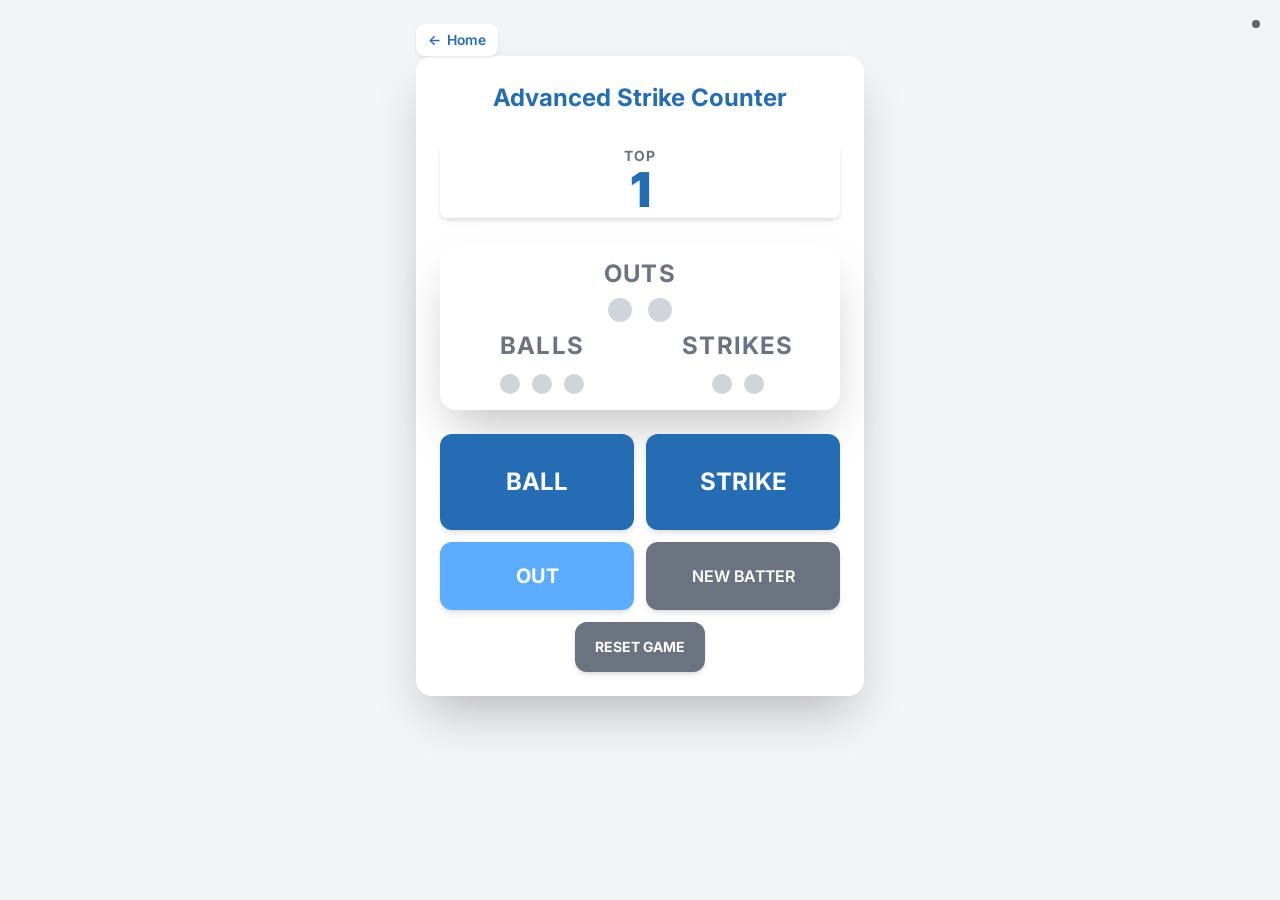
<file: AdvancedStrikeCounter.html>
<!DOCTYPE html>
<html lang="en">

<head>
    <meta charset="UTF-8">
    <meta name="viewport" content="width=device-width, initial-scale=1.0">
    <title>Advanced Strike Counter</title>
    <script src="./tailwind.js"></script>
    <script>tailwind.config = {darkMode: 'class'}</script>
    <link rel="stylesheet" href="./fonts.css">
    <link rel="stylesheet" href="./app-ui.css"> 
    <script src="./wakelock.js" defer></script>

    <style>
        body {
            font-family:'Inter',sans-serif;
            -webkit-tap-highlight-color:transparent;
            touch-action:manipulation;
        }
        :root {
            --bg-color: #f3f4f6;
            --card-bg: #ffffff;
        
            --text-primary: #1a1a1a;
            --text-secondary: #6b7280;
        
            --btn-primary-bg: #246db5;
            --btn-primary-text: #ffffff;
        
            --btn-secondary-bg: #5cadff;
            --btn-secondary-text: #ffffff;
        
            --indicator-empty-bg: #d1d5db;
        
            --indicator-ball-bg: #22c55e;
            --indicator-strike-bg: #ef4444;
            --indicator-out-bg: #f97316;
        
            --toggle-bg: #d1d5db;
            --toggle-knob: #ffffff;
        }
        .dark {
            --bg-color: #111827;
            --card-bg: #1f2937;

            --text-primary: #e5e7eb;
            --text-secondary: #9ca3af;

            --btn-primary-bg: #246db5;
            --btn-primary-text: white;

            --btn-secondary-bg: #374151;
            --btn-secondary-text: white;

            --indicator-empty-bg: #374151;

            --toggle-bg: #5cadff;
            --toggle-knob: white;
        }
        .indicator {
            transition: background-color 0.3s ease, transform 0.2s ease;
        }
        .btn {
            transition: background-color 0.3s ease, color 0.3s ease, transform 0.1s ease-out;
            --hover: opacity-90;
            --transition-all: duration-200;
        }
    </style>
</head>
<body class="bg-gray-100 dark:bg-gray-900 text-gray-900 dark:text-gray-100 min-h-screen justify-start p-2 pt-6 transition-colors duration-500">
        <div class="w-full max-w-md mx-auto flex justify-start">
            <a href="./index.html" class="inline-flex items-center gap-1.5 px-3 py-1.5 rounded-lg bg-white dark:bg-dark-card text-[#246db5] font-semibold text-sm shadow hover:opacity-80 transition-opacity">
                <span>←</span>
                <span>Home</span>
            </a>
        </div>

    <div class="w-full max-w-md mx-auto bg-white dark:bg-gray-800 rounded-2xl shadow-2xl p-6 flex flex-col space-y-6 text-[#246db5] transition-colors duration-500">

        <!-- Header: Inning and Theme Toggle -->
        <header class="flex justify-between items-center mb-1">
            <h1 class="text-2xl font-bold text-[#246db5]" style="margin: auto; margin-top: 0.1rem;">
                Advanced Strike Counter
            </h1>
        </header>
        <!-- Inning Display -->
        <div id="inning-display" class="text-center bg-[var(--card-bg)] rounded-lg px-4 py-1 shadow-md transition-colors duration-300">
            <div id="inning-half" class="text-sm font-bold tracking-wider uppercase text-[var(--text-secondary)] transition-colors duration-300">TOP</div>
            <div id="inning-number" class="text-5xl font-extrabold">1</div>
        </div>
         <!-- Main Display: Counts -->
        <main class="flex-grow flex flex-col justify-center bg-[var(--card-bg)] rounded-2xl shadow-2xl p-4 transition-colors duration-300">
            <!-- Outs -->
            <div class="text-center mb-2">
                <h2 class="text-2xl font-bold tracking-wider uppercase text-[var(--text-secondary)] transition-colors duration-300">Outs</h2>
                <div id="outs-indicators" class="flex justify-center items-center space-x-4 mt-2">
                    <div class="indicator h-6 w-6 rounded-full bg-[var(--indicator-empty-bg)]"></div>
                    <div class="indicator h-6 w-6 rounded-full bg-[var(--indicator-empty-bg)]"></div>
                </div>
            </div>

            <!-- Balls & Strikes -->
            <div class="grid grid-cols-2 gap-6">
                <div class="text-center">
                    <h2 class="text-2xl font-bold tracking-wider uppercase text-[var(--text-secondary)] transition-colors duration-300">Balls</h2>
                    <div id="balls-indicators" class="flex justify-center items-center space-x-3 mt-3">
                        <div class="indicator h-5 w-5 rounded-full bg-[var(--indicator-empty-bg)]"></div>
                        <div class="indicator h-5 w-5 rounded-full bg-[var(--indicator-empty-bg)]"></div>
                        <div class="indicator h-5 w-5 rounded-full bg-[var(--indicator-empty-bg)]"></div>
                    </div>
                </div>
                <div class="text-center">
                    <h2 class="text-2xl font-bold tracking-wider uppercase text-[var(--text-secondary)] transition-colors duration-300">Strikes</h2>
                    <div id="strikes-indicators" class="flex justify-center items-center space-x-3 mt-3">
                        <div class="indicator h-5 w-5 rounded-full bg-[var(--indicator-empty-bg)]"></div>
                        <div class="indicator h-5 w-5 rounded-full bg-[var(--indicator-empty-bg)]"></div>
                    </div>
                </div>
            </div>
        </main>

        <!-- Action Buttons -->
        <footer class="mt-2">
            <div class="grid grid-cols-2 gap-3">
                <button id="ball-btn" class="btn col-span-1 text-2xl font-bold py-8 rounded-xl shadow-md bg-[var(--btn-primary-bg)] text-[var(--btn-primary-text)] active:scale-95">BALL</button>
                <button id="strike-btn" class="btn col-span-1 text-2xl font-bold py-8 rounded-xl shadow-md bg-[var(--btn-primary-bg)] text-[var(--btn-primary-text)] active:scale-95">STRIKE</button>
            </div>
            <div class="grid grid-cols-2 gap-3 mt-3">
                <button id="out-btn" class="btn col-span-1 text-xl font-bold py-5 rounded-xl shadow-md bg-[var(--btn-secondary-bg)] text-[var(--btn-secondary-text)] active:scale-95">OUT</button>
                <button id="new-batter-btn"
                    class="btn bg-gray-500 text-white py-4 font-semibold rounded-xl shadow-md hover:bg-gray-600">
                    NEW BATTER
                </button>
            </div>
            <div class="grid grid-cols-1 gap-3 mt-3">
                <button id="reset-btn" 
                    class="btn col-span-1 text-sm font-bold py-3 rounded-xl shadow-md bg-gray-500 text-[var(--btn-secondary-text)] active:scale-95"
                    style="max-width: 45%; margin: auto; padding: 15px 20px;">
                    RESET GAME
                </button>
            </div>
        </footer>
    </div>

    <script>
        document.addEventListener('DOMContentLoaded', () => {
            // Theme global from index
            document.documentElement.classList.toggle('dark', localStorage.getItem('theme') === 'dark');

            // Caricamento da localStorage se disponibile
            let balls = parseInt(localStorage.getItem('adv_balls'), 10) || 0;
            let strikes = parseInt(localStorage.getItem('adv_strikes'), 10) || 0;
            let outs = parseInt(localStorage.getItem('adv_outs'), 10) || 0;
            let inning = parseInt(localStorage.getItem('adv_inning'), 10) || 1;
            let isTopInning = localStorage.getItem('adv_isTopInning') !== null ? JSON.parse(localStorage.getItem('adv_isTopInning')) : true;

            // DOM Elements
            const ballBtn = document.getElementById('ball-btn');
            const strikeBtn = document.getElementById('strike-btn');
            const outBtn = document.getElementById('out-btn');
            const resetBtn = document.getElementById('reset-btn');
            const newBatterBtn = document.getElementById('new-batter-btn');

            const inningHalfEl = document.getElementById('inning-half');
            const inningNumberEl = document.getElementById('inning-number');
            const ballIndicators = document.querySelectorAll('#balls-indicators .indicator');
            const strikeIndicators = document.querySelectorAll('#strikes-indicators .indicator');
            const outIndicators = document.querySelectorAll('#outs-indicators .indicator');

            // Salvataggio dati
            const saveData = () => {
                localStorage.setItem('adv_balls', balls);
                localStorage.setItem('adv_strikes', strikes);
                localStorage.setItem('adv_outs', outs);
                localStorage.setItem('adv_inning', inning);
                localStorage.setItem('adv_isTopInning', isTopInning);
            };

            const updateUI = () => {
                // Update Inning
                inningHalfEl.textContent = isTopInning ? 'TOP' : 'BOTTOM';
                inningNumberEl.textContent = inning;

                // Update Indicators
                updateIndicators(ballIndicators, balls, 'var(--indicator-ball-bg)');
                updateIndicators(strikeIndicators, strikes, 'var(--indicator-strike-bg)');
                updateIndicators(outIndicators, outs, 'var(--indicator-out-bg)');

                // Salva lo stato a ogni aggiornamento dell'interfaccia
                saveData();
            };

            const updateIndicators = (indicators, count, activeColor) => {
                indicators.forEach((indicator, index) => {
                    if (index < count) {
                        indicator.style.backgroundColor = activeColor;
                        indicator.style.transform = 'scale(1.1)';
                    } else {
                        indicator.style.backgroundColor = 'var(--indicator-empty-bg)';
                        indicator.style.transform = 'scale(1)';
                    }
                });
            };

            const handleNewBatter = () => {
                balls = 0;
                strikes = 0;
                localStorage.removeItem('adv_balls');
                localStorage.removeItem('adv_strikes');
                updateUI();
            };

            const resetCounts = () => {
                balls = 0;
                strikes = 0;
            };

            const advanceInning = () => {
                outs = 0;
                resetCounts();
                if (isTopInning) {
                    isTopInning = false;
                } else {
                    isTopInning = true;
                    inning++;
                }
            };

            const handleBall = () => {
                if (balls < 3) {
                    balls++;
                } else {
                    // Walk
                    resetCounts();
                }
                updateUI();
            };

            const handleStrike = () => {
                if (strikes < 2) {
                    strikes++;
                } else {
                    // Strikeout
                    handleOut();
                }
                updateUI();
            };

            const handleOut = () => {
                if (outs < 2) {
                    outs++;
                } else {
                    // Third out, advance inning
                    advanceInning();
                }
                updateUI();
            };

            const handleReset = () => {
                balls = 0;
                strikes = 0;
                outs = 0;
                inning = 1;
                isTopInning = true;

                // Rimuove i dati da localStorage
                localStorage.removeItem('adv_balls');
                localStorage.removeItem('adv_strikes');
                localStorage.removeItem('adv_outs');
                localStorage.removeItem('adv_inning');
                localStorage.removeItem('adv_isTopInning');

                updateUI();
            };

            ballBtn.addEventListener('click', handleBall);
            strikeBtn.addEventListener('click', handleStrike);
            outBtn.addEventListener('click', handleOut);
            resetBtn.addEventListener('click', handleReset);
            newBatterBtn.addEventListener('click', handleNewBatter);

            // Initial render
            updateUI();
        });
    </script>
</body>
</html>
</file>
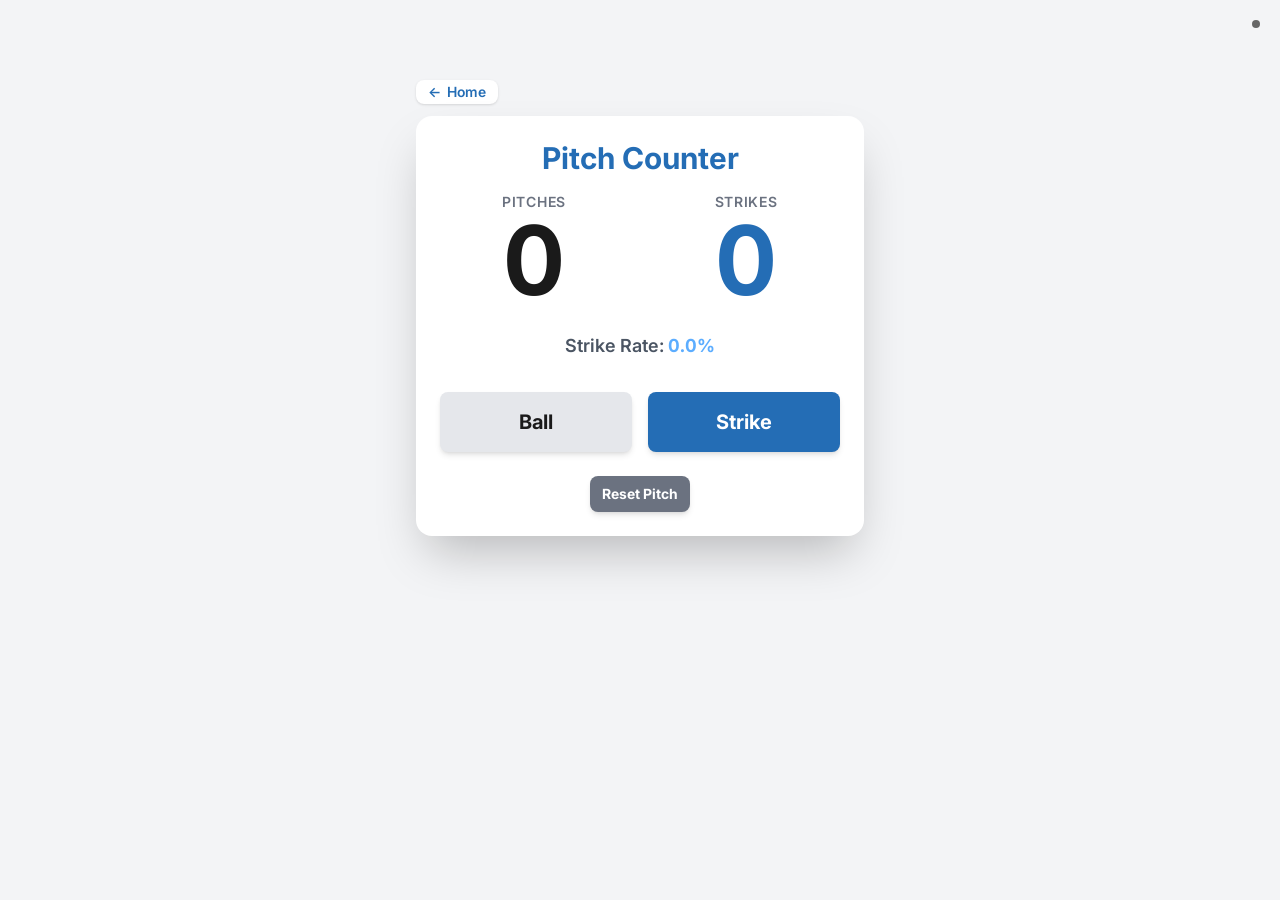
<file: PitchCounter.html>
<!DOCTYPE html>
<html lang="en">
<head>
    <meta charset="UTF-8">
    <meta name="viewport" content="width=device-width, initial-scale=1.0">
    <title>Pitch Counter</title>
    <link rel="stylesheet" href="./fonts.css">
    <script src="./tailwind.js"></script>
    <link rel="stylesheet" href="./app-ui.css"> 
    <script src="./wakelock.js" defer></script>

    <style>
        body {
            font-family: 'Inter', sans-serif;
            -webkit-font-smoothing: antialiased;
            -moz-osx-font-smoothing: grayscale;
        }
        .font-numeric {
            font-family: 'Inter', sans-serif;
            font-variant-numeric: tabular-nums;
        }
    </style>
    <script>
        tailwind.config = {
            darkMode: 'class',
            theme: {
                extend: {
                    colors: {
                        'primary': '#246db5',
                        'secondary': '#5cadff',
                        'light-bg': '#f3f4f6',
                        'light-text': '#1a1a1a',
                        'dark-bg': '#111827',
                        'dark-text': '#e5e7eb',
                        'light-card': '#ffffff',
                        'dark-card': '#1f2937',
                    },
                    fontFamily: {
                        sans: ['Inter', 'sans-serif'],
                        mono: ['Inter', 'sans-serif'],
                    },
                },
            },
        }
    </script>
</head>
<body class="bg-light-bg text-light-text dark:bg-dark-bg dark:text-dark-text transition-colors duration-500">

    <div class="min-h-screen flex flex-col items-center justify-start p-2 pt-20">
        <div class="w-full max-w-md mx-auto mb-3 flex justify-start">
            <a href="./index.html" class="inline-flex items-center gap-1.5 px-3 py-0.5 rounded-lg bg-light-card dark:bg-dark-card text-primary font-semibold text-sm shadow hover:opacity-80 transition-opacity">
                <span>←</span>
                <span>Home</span>
            </a>
        </div>
        <div class="w-full max-w-md mx-auto bg-light-card dark:bg-dark-card rounded-2xl shadow-2xl p-6 md:p-6 transition-colors duration-500">
            <h1 class="text-2xl md:text-3xl font-bold text-primary" style="text-align: center; margin-bottom: 1rem;">Pitch Counter</h1>
            <!-- Counters -->
            <div class="grid grid-cols-2 gap-4 md:gap-6 text-center mb-6">
                <div>
                    <p class="text-sm font-semibold text-gray-500 dark:text-gray-400 uppercase tracking-wider">Pitches</p>
                    <p id="pitch-count" class="font-numeric text-6xl md:text-8xl font-bold text-light-text dark:text-dark-text">0</p>
                </div>
                <div>
                    <p class="text-sm font-semibold text-gray-500 dark:text-gray-400 uppercase tracking-wider">Strikes</p>
                    <p id="strike-count" class="font-numeric text-6xl md:text-8xl font-bold text-primary">0</p>
                </div>
            </div>

            <!-- Strike Rate -->
            <div class="text-center mb-8">
                <p class="text-lg font-semibold text-gray-600 dark:text-gray-300">
                    Strike Rate: <span id="strike-rate" class="font-numeric font-bold text-secondary">0.0%</span>
                </p>
            </div>

            <!-- Action Buttons -->
            <div class="grid grid-cols-1 sm:grid-cols-2 gap-4">
                <button id="ball-btn" class="w-full py-4 px-6 bg-gray-200 dark:bg-gray-600 text-light-text dark:text-dark-text font-bold text-xl rounded-lg shadow-md hover:bg-gray-300 dark:hover:bg-gray-500 focus:outline-none focus:ring-2 focus:ring-offset-2 focus:ring-gray-400 dark:focus:ring-offset-dark-card transition-all duration-200 ease-in-out transform hover:scale-105">
                    Ball
                </button>
                <button id="strike-btn" class="w-full py-4 px-6 bg-primary text-white font-bold text-xl rounded-lg shadow-md hover:bg-blue-700 focus:outline-none focus:ring-2 focus:ring-offset-2 focus:ring-primary dark:focus:ring-offset-dark-card transition-all duration-200 ease-in-out transform hover:scale-105">
                    Strike
                </button>
            </div>
            
            <!-- Reset Button -->
            <div class="text-center mt-6">
                <button id="reset-btn" class="w-fit py-2 px-3 bg-gray-500 text-white font-bold text-sm rounded-lg shadow-md hover:bg-gray-600 focus:outline-none focus:ring-2 focus:ring-offset-2 focus:ring-primary dark:focus:ring-offset-dark-card transition-all duration-200 ease-in-out transform hover:scale-105">
                    Reset Pitch
                </button>
            </div>
        </div>
    </div>

    <script>
        document.addEventListener('DOMContentLoaded', () => {
            // Theme global from index
            document.documentElement.classList.toggle('dark', localStorage.getItem('theme') === 'dark');

            // State (Caricamento iniziale da localStorage se presente)
            let pitchCount = parseInt(localStorage.getItem('pitchCount'), 10) || 0;
            let strikeCount = parseInt(localStorage.getItem('strikeCount'), 10) || 0;

            // DOM Elements
            const pitchCountEl = document.getElementById('pitch-count');
            const strikeCountEl = document.getElementById('strike-count');
            const strikeRateEl = document.getElementById('strike-rate');
            const ballBtn = document.getElementById('ball-btn');
            const strikeBtn = document.getElementById('strike-btn');
            const resetBtn = document.getElementById('reset-btn');

            // Funzione di salvataggio su localStorage
            const saveData = () => {
                localStorage.setItem('pitchCount', pitchCount);
                localStorage.setItem('strikeCount', strikeCount);
            };

            const updateDisplay = () => {
                pitchCountEl.textContent = pitchCount;
                strikeCountEl.textContent = strikeCount;

                const rate = pitchCount === 0 ? 0 : (strikeCount / pitchCount) * 100;
                strikeRateEl.textContent = `${rate.toFixed(1)}%`;
            };

            const handleBall = () => {
                pitchCount++;
                updateDisplay();
                saveData();
            };

            const handleStrike = () => {
                pitchCount++;
                strikeCount++;
                updateDisplay();
                saveData();
            };
            
            const handleReset = () => {
                pitchCount = 0;
                strikeCount = 0;
                updateDisplay();
                localStorage.removeItem('pitchCount');
                localStorage.removeItem('strikeCount');
            };

            // Event Listeners
            ballBtn.addEventListener('click', handleBall);
            strikeBtn.addEventListener('click', handleStrike);
            resetBtn.addEventListener('click', handleReset);

            // Initial Display
            updateDisplay();
        });
    </script>
</body>
</html>
</file>
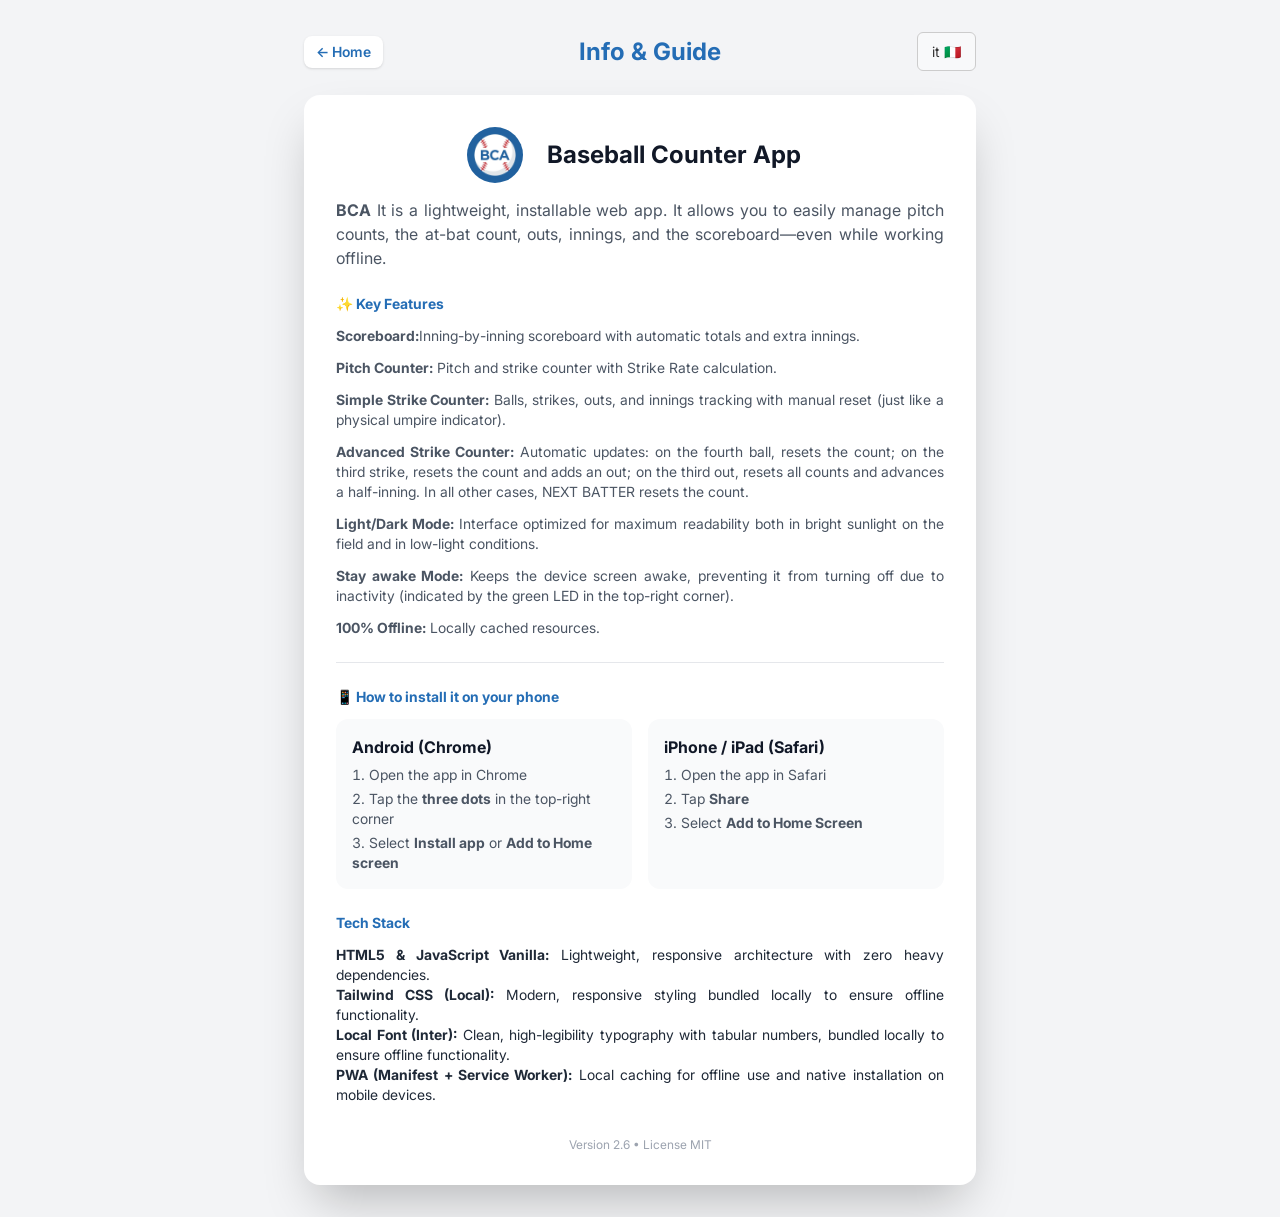
<file: readme.html>
<!DOCTYPE html>
<html lang="en" class="light">
<head>
    <meta charset="UTF-8">
    <meta name="viewport" content="width=device-width, initial-scale=1.0">
    <title>Guida & Info</title>
    <link rel="stylesheet" href="./fonts.css">
    <script src="./tailwind.js"></script>
    <style>
        html { -webkit-tap-highlight-color: transparent; }
        body { font-family: 'Inter', sans-serif; -webkit-font-smoothing: antialiased; }
        .btn {
          padding: 8px 14px;
          font-size: 14px;
          border: 1px solid #ccc;
          border-radius: 6px;
          background-color: #f8f9fa;
          color: #333;
          text-decoration: none;
          cursor: pointer;
        }
        .btn:active {
          background-color: #e2e6ea;
        }
        /* Nasconde entrambe le lingue all'inizio */
        .lang-section {
          display: none;
        }
    </style>
    <script>
        tailwind.config = {
            darkMode: 'class',
            theme: { extend: { colors: { 'primary': '#246db5', 'secondary': '#5cadff' } } }
        }
    </script>
</head>
<body class="bg-gray-100 dark:bg-gray-900 text-gray-800 dark:text-gray-200 transition-colors duration-300">
    <div class="container mx-auto p-2 sm:p-6 lg:p-8 min-h-screen flex flex-col items-center">
      <div id="content-it" class="lang-section">
        <div class="w-full max-w-2xl flex items-center justify-between mb-6">
            <a href="./index.html" class="inline-flex items-center gap-1.5 px-3 py-1.5 rounded-lg bg-white dark:bg-gray-800 text-[#246db5] font-semibold text-sm shadow">← Home</a>
            <h1 class="text-xl sm:text-2xl font-bold text-[#246db5]">Info & Guida</h1>
            <button id="lang-toggle" class="btn" onclick="toggleLanguage()">en 🇺🇸</button>
        </div>
        <main class="w-full max-w-2xl bg-white dark:bg-gray-800 shadow-2xl rounded-2xl p-6 sm:p-8 space-y-6">
            <section>
                <div class="flex items-center gap-3 mb-2" style="margin-bottom: 15px;">
                    <img src="./icon.png" alt="BCA Logo" class="w-14 h-14 rounded-full m-auto mr-0">
                    <h2 class="text-xl sm:text-2xl font-bold text-gray-900 dark:text-white px-3 m-auto ms-0">Baseball Counter App</h2>
                </div>
                <p class="text-gray-600 dark:text-gray-300 text-justify"><strong>BCA</strong> è una web app leggera e installabile. Permette di gestire facilmente il conteggio dei lanci, il conto a casa, outs, innings e il tabellone segnapunti, funzionante anche offline.</p>
            </section>
            <section>
                <h3 class="text-sm font-bold text-[#246db5] mb-3">✨ Funzionalità principali</h3>
                <ul class="space-y-3 text-gray-600 dark:text-gray-300">
                    <li class="text-sm text-justify"><strong>Scoreboard:</strong> Tabellone segnapunti per inning con totali automatici ed extra innings.</li>
                    <li class="text-sm text-justify"><strong>Pitch Counter:</strong> Conteggio lanci e strike con calcolo dello Strike Rate.</li>
                    <li class="text-sm text-justify"><strong>Simple Strike Counter:</strong> Gestione dei balls, strikes, outs ed innings con azzeramento manuale (come il conta strike fisico).</li>
                    <li class="text-sm text-justify"><strong>Advanced Strike Counter:</strong> Aggiornamento automatico: al quarto ball azzera il conto, al terzo strike azzera il conto e aggiunge un out, al terzo out azzera i conti e avanza di mezzo inning. Negli altri casi NEXT BATTER azzera il conto.</li>
                    <li class="text-sm text-justify"><strong>Modalità Chiara e Scura:</strong> Interfaccia ottimizzata per la massima leggibilità sia sotto il sole del campo da gioco che in condizioni di scarsa illuminazione.</li>
                    <li class="text-sm text-justify"><strong>Modalità Sempre Attiva (Stay awake):</strong> Consente al dispositivo di mantenere lo schermo sempre attivo, impedendo lo spegnimento dopo un periodo di inattività (il led verde in alto a destra ne segnala l'attivazione).</li>
                    <li class="text-sm text-justify"><strong>100% Offline:</strong> Risorse memorizzate localmente.</li>
                </ul>
            </section>
            <hr class="border-gray-200 dark:border-gray-700">
            <section>
                <h3 class="text-sm font-bold text-[#246db5] mb-3">📱 Come installarla sul telefono</h3>
                <div class="grid grid-cols-1 sm:grid-cols-2 gap-4">
                    <div class="bg-gray-50 dark:bg-gray-700/50 p-4 rounded-xl">
                        <h4 class="font-bold text-gray-900 dark:text-white mb-1.5">Android (Chrome)</h4>
                        <ol class="text-sm text-gray-600 dark:text-gray-300 space-y-1 list-decimal list-inside">
                            <li>Apri l'app su Chrome</li>
                            <li>Tocca i <strong>tre puntini</strong></li>
                            <li>Seleziona <strong>Installa app</strong> o <strong>Aggiungi a schermata Home</strong></li>
                        </ol>
                    </div>
                    <div class="bg-gray-50 dark:bg-gray-700/50 p-4 rounded-xl">
                        <h4 class="font-bold text-gray-900 dark:text-white mb-1.5">iPhone / iPad (Safari)</h4>
                        <ol class="text-sm text-gray-600 dark:text-gray-300 space-y-1 list-decimal list-inside">
                            <li>Apri l'app su Safari</li>
                            <li>Tocca <strong>Condividi</strong></li>
                            <li>Seleziona <strong>Aggiungi alla schermata Home</strong></li>
                        </ol>
                    </div>
                </div>
            </section>
            <section>
                <h3 class="text-sm font-bold text-[#246db5] mb-3">Tecnologie utilizzate</h3>
                <ul class="text-justify">
                    <li class="text-sm text-justify"><strong>HTML5 & JavaScript Vanilla:</strong> Struttura leggera e reattiva senza dipendenze pesanti.</li>
                    <li class="text-sm text-justify"><strong>Tailwind CSS (Locale):</strong> Stile moderno e responsive caricato localmente per garantire il funzionamento offline.</li>
                    <li class="text-sm text-justify"><strong>Font Locali (Inter):</strong> Tipografia pulita e ad alta leggibilità con numeri tabellari, caricato localmente per garantire il funzionamento offline.</li>
                    <li class="text-sm text-justify"><strong>PWA (Manifest + Service Worker):</strong> Caching locale per l'utilizzo senza rete e installazione nativa su dispositivi mobili.</li>
                </ul>
            </section>
            <div class="pt-2 text-center text-xs text-gray-400">Versione 2.6 • Licenza MIT</div>
        </main>
      </div><!-- #content-it -->

      <div id="content-en" class="lang-section">
        <div class="w-full max-w-2xl flex items-center justify-between mb-6">
            <a href="./index.html" class="inline-flex items-center gap-1.5 px-3 py-1.5 rounded-lg bg-white dark:bg-gray-800 text-[#246db5] font-semibold text-sm shadow">← Home</a>
            <h1 class="text-xl sm:text-2xl font-bold text-[#246db5]">Info & Guide</h1>
            <button id="lang-toggle" class="btn" onclick="toggleLanguage()">it 🇮🇹</button>
        </div>
        <main class="w-full max-w-2xl bg-white dark:bg-gray-800 shadow-2xl rounded-2xl p-6 sm:p-8 space-y-6">
            <section>
                <div class="flex items-center gap-3 mb-2" style="margin-bottom: 15px;">
                    <img src="./icon.png" alt="BCA Logo" class="w-14 h-14 rounded-full m-auto mr-0">
                    <h2 class="text-xl sm:text-2xl font-bold text-gray-900 dark:text-white px-3 m-auto ms-0">Baseball Counter App</h2>
                </div>
                <p class="text-gray-600 dark:text-gray-300 text-justify"><strong>BCA</strong> It is a lightweight, installable web app. It allows you to easily manage pitch counts, the at-bat count, outs, innings, and the scoreboard—even while working offline.</p>
            </section>
            <section>
                <h3 class="text-sm font-bold text-[#246db5] mb-3">✨ Key Features</h3>
                <ul class="space-y-3 text-gray-600 dark:text-gray-300">
                    <li class="text-sm text-justify"><strong>Scoreboard:</strong>Inning-by-inning scoreboard with automatic totals and extra innings.</li>
                    <li class="text-sm text-justify"><strong>Pitch Counter:</strong> Pitch and strike counter with Strike Rate calculation.</li>
                    <li class="text-sm text-justify"><strong>Simple Strike Counter:</strong> Balls, strikes, outs, and innings tracking with manual reset (just like a physical umpire indicator).</li>
                    <li class="text-sm text-justify"><strong>Advanced Strike Counter:</strong> Automatic updates: on the fourth ball, resets the count; on the third strike, resets the count and adds an out; on the third out, resets all counts and advances a half-inning. In all other cases, NEXT BATTER resets the count.</li>
                    <li class="text-sm text-justify"><strong>Light/Dark Mode:</strong> Interface optimized for maximum readability both in bright sunlight on the field and in low-light conditions.</li>
                    <li class="text-sm text-justify"><strong>Stay awake Mode:</strong> Keeps the device screen awake, preventing it from turning off due to inactivity (indicated by the green LED in the top-right corner).</li>
                    <li class="text-sm text-justify"><strong>100% Offline:</strong> Locally cached resources.</li>
                </ul>
            </section>
            <hr class="border-gray-200 dark:border-gray-700">
            <section>
                <h3 class="text-sm font-bold text-[#246db5] mb-3">📱 How to install it on your phone</h3>
                <div class="grid grid-cols-1 sm:grid-cols-2 gap-4">
                    <div class="bg-gray-50 dark:bg-gray-700/50 p-4 rounded-xl">
                        <h4 class="font-bold text-gray-900 dark:text-white mb-1.5">Android (Chrome)</h4>
                        <ol class="text-sm text-gray-600 dark:text-gray-300 space-y-1 list-decimal list-inside">
                            <li>Open the app in Chrome</li>
                            <li>Tap the <strong>three dots</strong> in the top-right corner</li>
                            <li>Select <strong>Install app</strong> or <strong>Add to Home screen</strong></li>
                        </ol>
                    </div>
                    <div class="bg-gray-50 dark:bg-gray-700/50 p-4 rounded-xl">
                        <h4 class="font-bold text-gray-900 dark:text-white mb-1.5">iPhone / iPad (Safari)</h4>
                        <ol class="text-sm text-gray-600 dark:text-gray-300 space-y-1 list-decimal list-inside">
                            <li>Open the app in Safari</li>
                            <li>Tap <strong>Share</strong></li>
                            <li>Select <strong>Add to Home Screen</strong></li>
                        </ol>
                    </div>
                </div>
            </section>
            <section>
                <h3 class="text-sm font-bold text-[#246db5] mb-3">Tech Stack</h3>
                <ul class="text-justify">
                    <li class="text-sm text-justify"><strong>HTML5 & JavaScript Vanilla:</strong> Lightweight, responsive architecture with zero heavy dependencies.</li>
                    <li class="text-sm text-justify"><strong>Tailwind CSS (Local):</strong> Modern, responsive styling bundled locally to ensure offline functionality.</li>
                    <li class="text-sm text-justify"><strong>Local Font (Inter):</strong> Clean, high-legibility typography with tabular numbers, bundled locally to ensure offline functionality.</li>
                    <li class="text-sm text-justify"><strong>PWA (Manifest + Service Worker):</strong> Local caching for offline use and native installation on mobile devices.</li>
                </ul>
            </section>
            <div class="pt-2 text-center text-xs text-gray-400">Version 2.6 • License MIT</div>
        </main>
      </div><!-- #content-en -->
    </div>
    <script>
        document.addEventListener('DOMContentLoaded', () => {
            // Theme global from index
            document.documentElement.classList.toggle('dark', localStorage.getItem('theme') === 'dark');
        });
    </script>
    <script>
      let currentLang = 'en';

      function setLanguage(lang) {
        currentLang = lang;
        const itSection = document.getElementById('content-it');
        const enSection = document.getElementById('content-en');
        const toggleBtn = document.getElementById('lang-toggle');

        // Mostra sul pulsante l'opzione per passare all'altra lingua
        if (lang === 'it') {
          itSection.style.display = 'block';
          enSection.style.display = 'none';
          document.documentElement.lang = 'it';
          toggleBtn.textContent = 'en 🇺🇸';
        } else {
          itSection.style.display = 'none';
          enSection.style.display = 'block';
          document.documentElement.lang = 'en';
          toggleBtn.textContent = 'it 🇮🇹';
        }
      }

      // Funzione richiamata al click sul pulsante
      function toggleLanguage() {
        const nextLang = currentLang === 'it' ? 'en' : 'it';
        setLanguage(nextLang);
      }

      // Impostazione automatica all'apertura della pagina
      const browserLang = navigator.language.slice(0, 2).toLowerCase();
      setLanguage(browserLang === 'it' ? 'it' : 'en');
    </script>

</body>
</html>
</file>
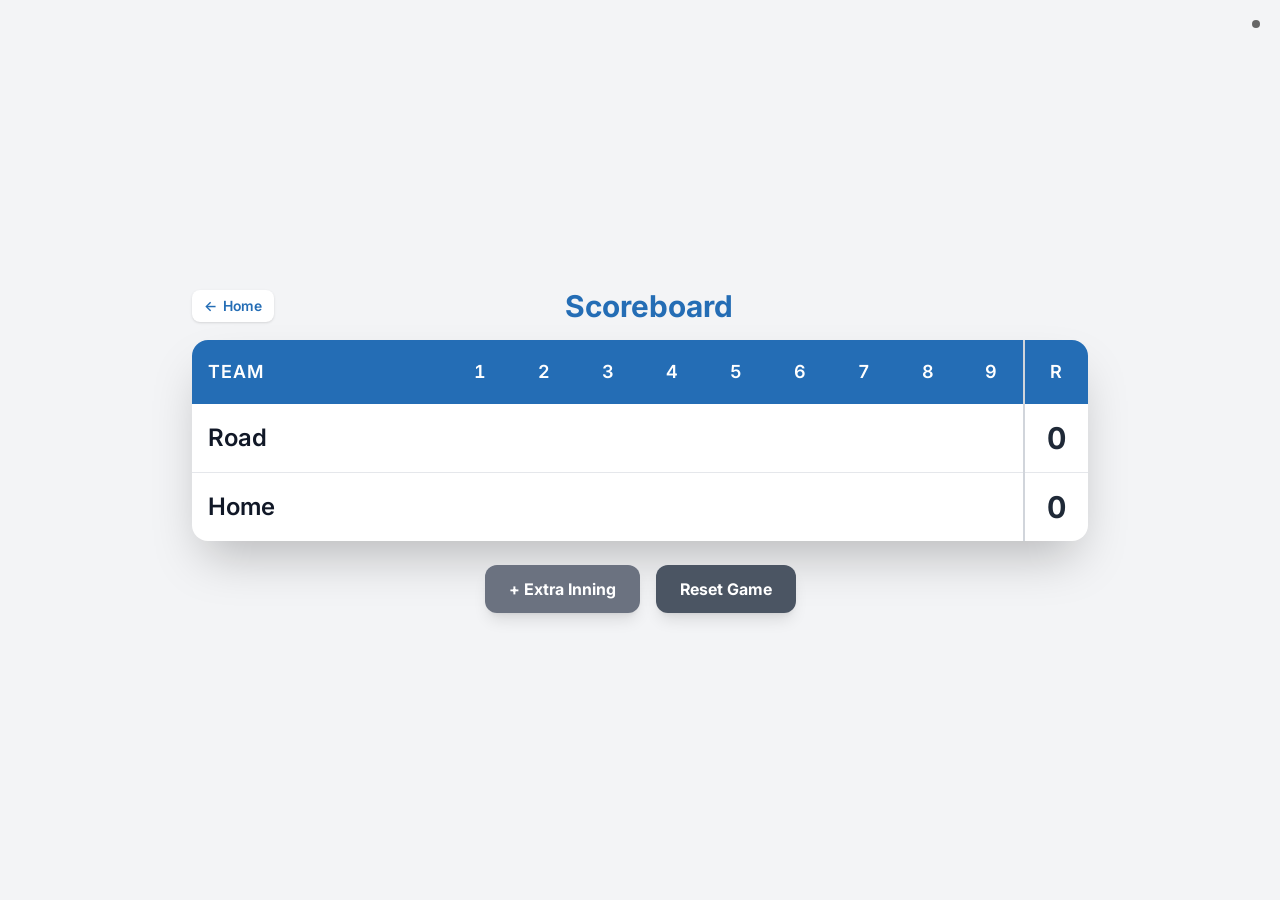
<file: Scoreboard.html>
<!DOCTYPE html>
<html lang="en" class="light">
<head>
    <meta charset="UTF-8">
    <meta name="viewport" content="width=device-width, initial-scale=1.0">
    <title>Scoreboard</title>
    <link rel="stylesheet" href="./fonts.css">
    <script src="./tailwind.js"></script>
    <link rel="stylesheet" href="./app-ui.css"> 
    <script src="./wakelock.js" defer></script>
    
    <style>
        html {
            -webkit-tap-highlight-color: transparent;
        }
        body {
            font-family: 'Inter', sans-serif;
            -webkit-font-smoothing: antialiased;
            -moz-osx-font-smoothing: grayscale;
        }
        .scoreboard-font {
            font-family: 'Inter', sans-serif;
            font-variant-numeric: tabular-nums;
        }
        input[type=number]::-webkit-inner-spin-button,
        input[type=number]::-webkit-outer-spin-button {
            -webkit-appearance: none;
            margin: 0;
        }
        input[type=number] {
            appearance: textfield;
            -moz-appearance: textfield;
        }
        .table-cell-size {
            width: 2.5rem;
            height: 2.5rem;
        }
        @media (min-width: 640px) {
            .table-cell-size {
                width: 4rem;
                height: 4rem;
            }
        }
        @media (orientation: landscape) and (max-height: 500px) {
            #road-row , #home-row {
                line-height: 1.25rem !important;
            }
        }
    </style>
    <script>
        tailwind.config = {
            darkMode: 'class',
            theme: {
                extend: {
                    fontFamily: {
                        'orbitron': ['Inter', 'sans-serif'],
                        'roboto': ['Inter', 'sans-serif'],
                    },
                }
            }
        }
    </script>
</head>
<body class="bg-gray-100 dark:bg-gray-900 text-gray-800 dark:text-gray-200 transition-colors duration-300">

    <div class="container mx-auto p-4 sm:p-6 lg:p-8 h-screen flex flex-col items-center justify-center" style="height: 100dvh;">
        
        <div class="w-full max-w-4xl flex items-center justify-between mb-4">
            <a href="./index.html" class="inline-flex items-center gap-1.5 px-3 py-1.5 rounded-lg bg-white dark:bg-gray-800 text-[#246db5] font-semibold text-sm shadow hover:bg-gray-50 dark:hover:bg-gray-700 transition-colors">
                <span>←</span>
                <span>Home</span>
            </a>
            <h1 class="text-2xl sm:text-3xl font-bold text-[#246db5]">
                Scoreboard
            </h1>
            <div class="w-16"></div> <!-- Spazio vuoto per tenere il titolo centrato -->
        </div>
        <main class="w-full max-w-4xl bg-white dark:bg-gray-800 shadow-2xl rounded-2xl overflow-hidden">
            <div class="overflow-x-auto">
                <table id="scoreboard-table" class="w-full text-center text-sm sm:text-lg scoreboard-font">
                    <thead class="bg-[#246db5] text-white uppercase tracking-wider">
                        <tr id="header-row">
                            <th scope="col" class="p-2 sm:p-4 font-semibold text-left">Team</th>
                            <th scope="col" class="p-2 sm:p-4 font-semibold table-cell-size inning-header">1</th>
                            <th scope="col" class="p-2 sm:p-4 font-semibold table-cell-size inning-header">2</th>
                            <th scope="col" class="p-2 sm:p-4 font-semibold table-cell-size inning-header">3</th>
                            <th scope="col" class="p-2 sm:p-4 font-semibold table-cell-size inning-header">4</th>
                            <th scope="col" class="p-2 sm:p-4 font-semibold table-cell-size inning-header">5</th>
                            <th scope="col" class="p-2 sm:p-4 font-semibold table-cell-size inning-header">6</th>
                            <th scope="col" class="p-2 sm:p-4 font-semibold table-cell-size inning-header">7</th>
                            <th scope="col" class="p-2 sm:p-4 font-semibold table-cell-size inning-header">8</th>
                            <th scope="col" class="p-2 sm:p-4 font-semibold table-cell-size inning-header">9</th>
                            <th scope="col" class="p-2 sm:p-4 font-semibold table-cell-size border-l-2 border-gray-300 dark:border-gray-600">R</th>
                        </tr>
                    </thead>
                    <tbody class="font-bold text-xl sm:text-3xl">
                        <!-- Road Team -->
                        <tr id="road-row" class="border-b border-gray-200 dark:border-gray-700">
                            <th scope="row" class="p-2 sm:p-4 text-left font-semibold text-gray-900 dark:text-white" style="font-size: 80%;">Road</th>
                            <td><input type="number" min="0" class="inning-score road-score w-full h-full bg-transparent text-center focus:outline-none focus:ring-2 focus:ring-[#246db5] rounded"></td>
                            <td><input type="number" min="0" class="inning-score road-score w-full h-full bg-transparent text-center focus:outline-none focus:ring-2 focus:ring-[#246db5] rounded"></td>
                            <td><input type="number" min="0" class="inning-score road-score w-full h-full bg-transparent text-center focus:outline-none focus:ring-2 focus:ring-[#246db5] rounded"></td>
                            <td><input type="number" min="0" class="inning-score road-score w-full h-full bg-transparent text-center focus:outline-none focus:ring-2 focus:ring-[#246db5] rounded"></td>
                            <td><input type="number" min="0" class="inning-score road-score w-full h-full bg-transparent text-center focus:outline-none focus:ring-2 focus:ring-[#246db5] rounded"></td>
                            <td><input type="number" min="0" class="inning-score road-score w-full h-full bg-transparent text-center focus:outline-none focus:ring-2 focus:ring-[#246db5] rounded"></td>
                            <td><input type="number" min="0" class="inning-score road-score w-full h-full bg-transparent text-center focus:outline-none focus:ring-2 focus:ring-[#246db5] rounded"></td>
                            <td><input type="number" min="0" class="inning-score road-score w-full h-full bg-transparent text-center focus:outline-none focus:ring-2 focus:ring-[#246db5] rounded"></td>
                            <td><input type="number" min="0" class="inning-score road-score w-full h-full bg-transparent text-center focus:outline-none focus:ring-2 focus:ring-[#246db5] rounded"></td>
                            <td id="road-total" class="p-2 sm:p-4 border-l-2 border-gray-300 dark:border-gray-600">0</td>
                        </tr>
                        <!-- Home Team -->
                        <tr id="home-row">
                            <th scope="row" class="p-2 sm:p-4 text-left font-semibold text-gray-900 dark:text-white" style="font-size: 80%;">Home</th>
                            <td><input type="number" min="0" class="inning-score home-score w-full h-full bg-transparent text-center focus:outline-none focus:ring-2 focus:ring-[#246db5] rounded"></td>
                            <td><input type="number" min="0" class="inning-score home-score w-full h-full bg-transparent text-center focus:outline-none focus:ring-2 focus:ring-[#246db5] rounded"></td>
                            <td><input type="number" min="0" class="inning-score home-score w-full h-full bg-transparent text-center focus:outline-none focus:ring-2 focus:ring-[#246db5] rounded"></td>
                            <td><input type="number" min="0" class="inning-score home-score w-full h-full bg-transparent text-center focus:outline-none focus:ring-2 focus:ring-[#246db5] rounded"></td>
                            <td><input type="number" min="0" class="inning-score home-score w-full h-full bg-transparent text-center focus:outline-none focus:ring-2 focus:ring-[#246db5] rounded"></td>
                            <td><input type="number" min="0" class="inning-score home-score w-full h-full bg-transparent text-center focus:outline-none focus:ring-2 focus:ring-[#246db5] rounded"></td>
                            <td><input type="number" min="0" class="inning-score home-score w-full h-full bg-transparent text-center focus:outline-none focus:ring-2 focus:ring-[#246db5] rounded"></td>
                            <td><input type="number" min="0" class="inning-score home-score w-full h-full bg-transparent text-center focus:outline-none focus:ring-2 focus:ring-[#246db5] rounded"></td>
                            <td><input type="number" min="0" class="inning-score home-score w-full h-full bg-transparent text-center focus:outline-none focus:ring-2 focus:ring-[#246db5] rounded"></td>
                            <td id="home-total" class="p-2 sm:p-4 border-l-2 border-gray-300 dark:border-gray-600">0</td>
                        </tr>
                    </tbody>
                </table>
            </div>
        </main>
        <div class="mt-6 flex gap-4">
            <button
                id="add-inning-btn"
                class="bg-gray-500 hover:bg-gray-600 text-white font-bold py-3 px-6 rounded-xl shadow-lg transition-all duration-200">
                + Extra Inning
            </button>
            <button
                id="reset-match-btn"
                class="bg-gray-600 hover:bg-gray-700 text-white font-bold py-3 px-6 rounded-xl shadow-lg transition-all duration-200">
                Reset Game
            </button>
        </div>
    </div>

    <script>
        document.addEventListener('DOMContentLoaded', () => {
            // Theme global from index
            document.documentElement.classList.toggle('dark', localStorage.getItem('theme') === 'dark');
        
            const headerRow = document.getElementById('header-row');
            const roadRow = document.getElementById('road-row');
            const homeRow = document.getElementById('home-row');
            const roadTotalEl = document.getElementById('road-total');
            const homeTotalEl = document.getElementById('home-total');
            const resetMatchBtn = document.getElementById('reset-match-btn');
            const addInningBtn = document.getElementById('add-inning-btn');
        
            let totalInnings = 9;
        
            // Funzione per aggiungere un nuovo inning
            const addInningColumn = (roadVal = '', homeVal = '') => {
                totalInnings++;
            
                // Aggiungi intestazione th prima della colonna "R"
                const rHeader = headerRow.lastElementChild;
                const newTh = document.createElement('th');
                newTh.scope = 'col';
                newTh.className = 'p-2 sm:p-4 font-medium table-cell-size inning-header';
                newTh.textContent = totalInnings;
                headerRow.insertBefore(newTh, rHeader);
            
                // Aggiungi input per Trasferta (Road) prima del totale
                const roadTotalTd = roadRow.lastElementChild;
                const newRoadTd = document.createElement('td');
                newRoadTd.innerHTML = `<input type="number" min="0" value="${roadVal}" class="inning-score road-score w-full h-full bg-transparent text-center focus:outline-none focus:ring-2 focus:ring-[#246db5] rounded">`;
                roadRow.insertBefore(newRoadTd, roadTotalTd);
            
                // Aggiungi input per Casa (Home) prima del totale
                const homeTotalTd = homeRow.lastElementChild;
                const newHomeTd = document.createElement('td');
                newHomeTd.innerHTML = `<input type="number" min="0" value="${homeVal}" class="inning-score home-score w-full h-full bg-transparent text-center focus:outline-none focus:ring-2 focus:ring-[#246db5] rounded">`;
                homeRow.insertBefore(newHomeTd, homeTotalTd);
            
                // Aggiungi gli event listener ai nuovi input creati
                attachInputListeners();
            };
        
            const calculateTotal = (inputs) => {
                let total = 0;
                inputs.forEach(input => {
                    const value = parseInt(input.value, 10);
                    if (!isNaN(value) && value >= 0) {
                        total += value;
                    }
                });
                return total;
            };
        
            const updateTotals = () => {
                const roadScores = document.querySelectorAll('.road-score');
                const homeScores = document.querySelectorAll('.home-score');
            
                roadTotalEl.textContent = calculateTotal(roadScores);
                homeTotalEl.textContent = calculateTotal(homeScores);
            };
        
            const saveScoreboard = () => {
                const roadScores = document.querySelectorAll('.road-score');
                const homeScores = document.querySelectorAll('.home-score');
            
                const data = {
                    totalInnings: totalInnings,
                    roadScores: [...roadScores].map(input => input.value),
                    homeScores: [...homeScores].map(input => input.value)
                };
            
                localStorage.setItem('baseballScoreboard', JSON.stringify(data));
            };
        
            const attachInputListeners = () => {
                document.querySelectorAll('.inning-score').forEach(input => {
                    // Rimuovi eventuali listener duplicati se riassegnati
                    input.removeEventListener('input', handleInputChange);
                    input.addEventListener('input', handleInputChange);
                });
            };
        
            const handleInputChange = () => {
                updateTotals();
                saveScoreboard();
            };
        
            const resetMatch = () => {
                // Rimuovi tutte le colonne oltre la 9
                while (totalInnings > 9) {
                    headerRow.cells[headerRow.cells.length - 2].remove();
                    roadRow.cells[roadRow.cells.length - 2].remove();
                    homeRow.cells[homeRow.cells.length - 2].remove();
                    totalInnings--;
                }
            
                document.querySelectorAll('.inning-score').forEach(input => {
                    input.value = '';
                });
            
                localStorage.removeItem('baseballScoreboard');
                updateTotals();
            };
        
            const loadScoreboard = () => {
                const saved = localStorage.getItem('baseballScoreboard');
                if (!saved) return;
            
                const data = JSON.parse(saved);
                const savedInnings = data.totalInnings || 9;
            
                // Ricrea gli inning extra salvati
                for (let i = 10; i <= savedInnings; i++) {
                    const index = i - 1;
                    addInningColumn(data.roadScores?.[index] || '', data.homeScores?.[index] || '');
                }
            
                // Popola i primi 9 inning standard
                const roadScores = document.querySelectorAll('.road-score');
                const homeScores = document.querySelectorAll('.home-score');
            
                roadScores.forEach((input, index) => {
                    input.value = data.roadScores?.[index] || '';
                });
            
                homeScores.forEach((input, index) => {
                    input.value = data.homeScores?.[index] || '';
                });
            };
        
            // Gestione click pulsante "+ Extra Inning"
            addInningBtn.addEventListener('click', () => {
                addInningColumn();
                saveScoreboard();
            });
        
            resetMatchBtn.addEventListener('click', resetMatch);
        
            // Inizializzazione
            loadScoreboard();
            attachInputListeners();
            updateTotals();
        
        });
    </script>
</body>
</html>
</file>
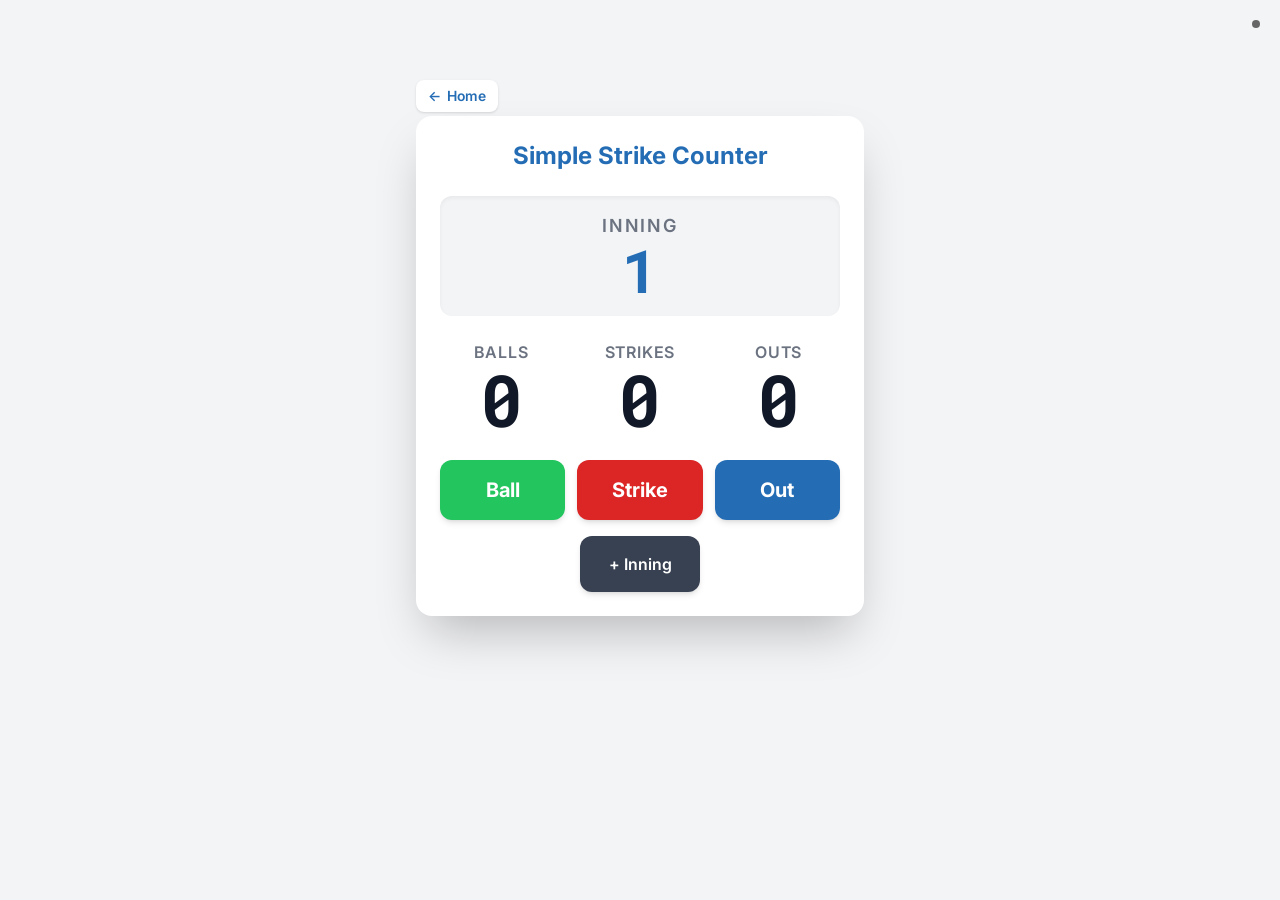
<file: SimpleStrikeCounter.html>
<!DOCTYPE html>
<html lang="en">
<head>
    <meta charset="UTF-8">
    <meta name="viewport" content="width=device-width, initial-scale=1.0">
    <title>Simple Strike Counter</title>

    <script src="./tailwind.js"></script>
    <script>tailwind.config = {darkMode: 'class'}</script>
    <link rel="stylesheet" href="./fonts.css">
    <link rel="stylesheet" href="./app-ui.css"> 
    <script src="./wakelock.js" defer></script>

    <style>
        body {
            font-family:'Inter',sans-serif;
            -webkit-tap-highlight-color:transparent;
            touch-action:manipulation;
        }
        .count-number {
            font-family:'Roboto Mono',monospace;
        }
        .btn {
            transition:
                transform .1s ease,
                background-color .2s ease;
        }
        .btn:active {
            transform:scale(.95);
        }
        @keyframes flash-animation {
            0% {
                transform:scale(1);
                opacity:1;
            }
            50% {
                transform:scale(1.15);
                opacity:.8;
            }
            100% {
                transform:scale(1);
                opacity:1;
            }
        }
        .flash {
            animation:flash-animation .2s ease-in-out;
        }
    </style>
</head>

<body class="bg-gray-100 dark:bg-gray-900 text-gray-900 dark:text-gray-100 min-h-screen justify-start p-2 pt-20 transition-colors duration-500">
    
    <div class="w-full max-w-md mx-auto mb-1 flex justify-start">
        <a href="./index.html" class="inline-flex items-center gap-1.5 px-3 py-1.5 rounded-lg bg-white dark:bg-dark-card text-[#246db5] font-semibold text-sm shadow hover:opacity-80 transition-opacity">
            <span>←</span>
            <span>Home</span>
        </a>
    </div>

    <div class="w-full max-w-md mx-auto bg-white dark:bg-gray-800 rounded-2xl shadow-2xl p-6 flex flex-col space-y-6 transition-colors duration-500">

        <header class="flex items-center justify-between">
            <h1 class="text-2xl font-bold text-[#246db5]" style="margin: auto;">
                Simple Strike Counter
            </h1>
        </header>

        <!-- INNING -->
        <div class="text-center p-4 bg-gray-100 dark:bg-gray-700 rounded-xl shadow-inner">
            <h2 class="text-lg font-semibold uppercase tracking-widest text-gray-500 dark:text-gray-300">
                Inning
            </h2>
            <p id="inning-count"
               class="count-number text-6xl font-bold text-[#246db5]">
                1
            </p>
        </div>

        <!-- COUNTERS -->
        <div class="grid grid-cols-3 gap-4 text-center">
            <div>
                <h3 class="text-base font-semibold uppercase tracking-wider text-gray-500 dark:text-gray-400">
                    Balls
                </h3>
                <p id="ball-count"
                   class="count-number text-7xl font-bold leading-none">
                    0
                </p>
            </div>

            <div>
                <h3 class="text-base font-semibold uppercase tracking-wider text-gray-500 dark:text-gray-400">
                    Strikes
                </h3>
                <p id="strike-count"
                   class="count-number text-7xl font-bold leading-none">
                    0
                </p>
            </div>

            <div>
                <h3 class="text-base font-semibold uppercase tracking-wider text-gray-500 dark:text-gray-400">
                    Outs
                </h3>
                <p id="out-count"
                   class="count-number text-7xl font-bold leading-none">
                    0
                </p>
            </div>
        </div>

        <!-- BUTTONS -->
        <div class="space-y-4">
            <div class="grid grid-cols-3 gap-3">
                <button id="ball-btn"
                    class="btn bg-green-500 text-white py-4 text-xl font-bold rounded-xl shadow-md hover:bg-green-600">
                    Ball
                </button>

                <button id="strike-btn"
                    class="btn bg-red-600 text-white py-4 text-xl font-bold rounded-xl shadow-md hover:bg-red-700">
                    Strike
                </button>

                <button id="out-btn"
                    class="btn bg-[#246db5] text-white py-4 text-xl font-bold rounded-xl shadow-md hover:bg-blue-700">
                    Out
                </button>
            </div>
            <div class="grid grid-cols-1 gap-3">
                <button id="next-inning-btn"
                    class="btn bg-gray-700 text-white py-4 font-semibold rounded-xl shadow-md hover:bg-gray-800"
                    style="margin: auto; min-width: 30%;">
                    + Inning
                </button>
            </div>
        </div>
    </div>

    <script>
        document.addEventListener('DOMContentLoaded', () => {
            // Theme global from index
            document.documentElement.classList.toggle('dark', localStorage.getItem('theme') === 'dark');

            // Caricamento da localStorage se disponibile
            let balls = parseInt(localStorage.getItem('simple_balls'), 10) || 0;
            let strikes = parseInt(localStorage.getItem('simple_strikes'), 10) || 0;
            let outs = parseInt(localStorage.getItem('simple_outs'), 10) || 0;
            let innings = parseInt(localStorage.getItem('simple_innings'), 10) || 1;

            const ballCountEl = document.getElementById('ball-count');
            const strikeCountEl = document.getElementById('strike-count');
            const outCountEl = document.getElementById('out-count');
            const inningCountEl = document.getElementById('inning-count');

            const ballBtn = document.getElementById('ball-btn');
            const strikeBtn = document.getElementById('strike-btn');
            const outBtn = document.getElementById('out-btn');
            const nextInningBtn = document.getElementById('next-inning-btn');

            // Salvataggio dei dati in localStorage
            const saveData = () => {
                localStorage.setItem('simple_balls', balls);
                localStorage.setItem('simple_strikes', strikes);
                localStorage.setItem('simple_outs', outs);
                localStorage.setItem('simple_innings', innings);
            };

            function updateDisplay() {
                ballCountEl.textContent = balls;
                strikeCountEl.textContent = strikes;
                outCountEl.textContent = outs;
                inningCountEl.textContent = innings;
                // Salva automaticamente a ogni aggiornamento
                saveData();
            }

            function flashElement(el) {
                el.classList.add('flash');
                setTimeout(() => {
                    el.classList.remove('flash');
                }, 200);
            }

            function resetBatter() {
                balls = 0;
                strikes = 0;

                updateDisplay();

                flashElement(ballCountEl);
                flashElement(strikeCountEl);
            }

            function resetHalfInning() {
                balls = 0;
                strikes = 0;
                outs = 0;

                updateDisplay();

                flashElement(ballCountEl);
                flashElement(strikeCountEl);
                flashElement(outCountEl);
            }

            ballBtn.addEventListener('click', () => {
                balls++;
                if (balls === 4) {
                    setTimeout(resetBatter, 250);
                }
                updateDisplay();
                flashElement(ballCountEl);
            });

            strikeBtn.addEventListener('click', () => {
                strikes++;
                if (strikes === 3) {
                    setTimeout(resetBatter, 250);
                }
                updateDisplay();
                flashElement(strikeCountEl);
            });

            outBtn.addEventListener('click', () => {
                outs++;
                if (outs === 3) {
                    setTimeout(resetHalfInning, 250);
                }
                updateDisplay();
                flashElement(outCountEl);
            });

            nextInningBtn.addEventListener('click', () => {
                innings++;
                if (innings > 9) {
                    innings = 0; // Extra innings
                }
                resetHalfInning();
                updateDisplay();
                flashElement(inningCountEl);
            });

            updateDisplay();
        });
    </script>
</body>
</html>
</file>
<file: fonts.css>
@font-face {
  font-family: 'Inter';
  font-style: normal;
  font-weight: 400;
  font-display: swap;
  src: url('./fonts/inter-400.ttf') format('truetype');
}
@font-face {
  font-family: 'Inter';
  font-style: normal;
  font-weight: 600;
  font-display: swap;
  src: url('./fonts/inter-600.ttf') format('truetype');
}
@font-face {
  font-family: 'Inter';
  font-style: normal;
  font-weight: 700;
  font-display: swap;
  src: url('./fonts/inter-700.ttf') format('truetype');
}
@font-face {
  font-family: 'Inter';
  font-style: normal;
  font-weight: 900;
  font-display: swap;
  src: url('./fonts/inter-900.ttf') format('truetype');
}
@font-face {
  font-family: 'Roboto Mono';
  font-style: normal;
  font-weight: 700;
  font-display: swap;
  src: url('./fonts/roboto-mono-700.ttf') format('truetype');
}
</file>
<file: app-ui.css>
/* Evita il pull-to-refresh accidentale su tutte le pagine */
html, body {
  overscroll-behavior-y: contain;
}

/* Evita lo zoom sul doppio tocco e la selezione testo sui pulsanti */
button {
  touch-action: manipulation;
  user-select: none;
  -webkit-user-select: none;
}

/* Stile del LED verde in alto a destra */
#wakelock-status {
  position: fixed;
  top: 20px;
  right: 20px;
  z-index: 1000;
  pointer-events: none;
}

#wakelock-dot {
  display: block;
  width: 8px;
  height: 8px;
  border-radius: 50%;
  background-color: #666;
  transition: background-color 0.3s, box-shadow 0.3s;
}

#wakelock-dot.active {
  background-color: #2ecc71;
  box-shadow: 0 0 6px #2ecc71;
}
/* Contenitore testo + toggle */
.wakelock-control {
  display: inline-flex;
  align-items: center;
  gap: 10px;
  font-family: sans-serif;
  user-select: none;
  -webkit-user-select: none;
}

/* Dimensioni del toggle */
.switch {
  position: relative;
  display: inline-block;
  width: 48px;
  height: 26px;
}

/* Nasconde la checkbox standard */
.switch input {
  opacity: 0;
  width: 0;
  height: 0;
}

/* Sfondo del toggle (Spento - pallino a sinistra) */
.slider {
  position: absolute;
  cursor: pointer;
  top: 0;
  left: 0;
  right: 0;
  bottom: 0;
  background-color: #ccc;
  border-radius: 34px;
  transition: background-color 0.3s;
}

/* Il cursore bianco mobile */
.slider:before {
  position: absolute;
  content: "";
  height: 20px;
  width: 20px;
  left: 3px;
  bottom: 3px;
  background-color: white;
  border-radius: 50%;
  box-shadow: 0 2px 4px rgba(0, 0, 0, 0.2);
  transition: transform 0.3s;
}

/* Sfondo dello toggle quando è Acceso (verde coordinato al LED) */
.switch input:checked + .slider {
  background-color: #2ecc71;
}

/* Sposta il cursore a Destra quando è attivo */
.switch input:checked + .slider:before {
  transform: translateX(22px);
}
</file>
